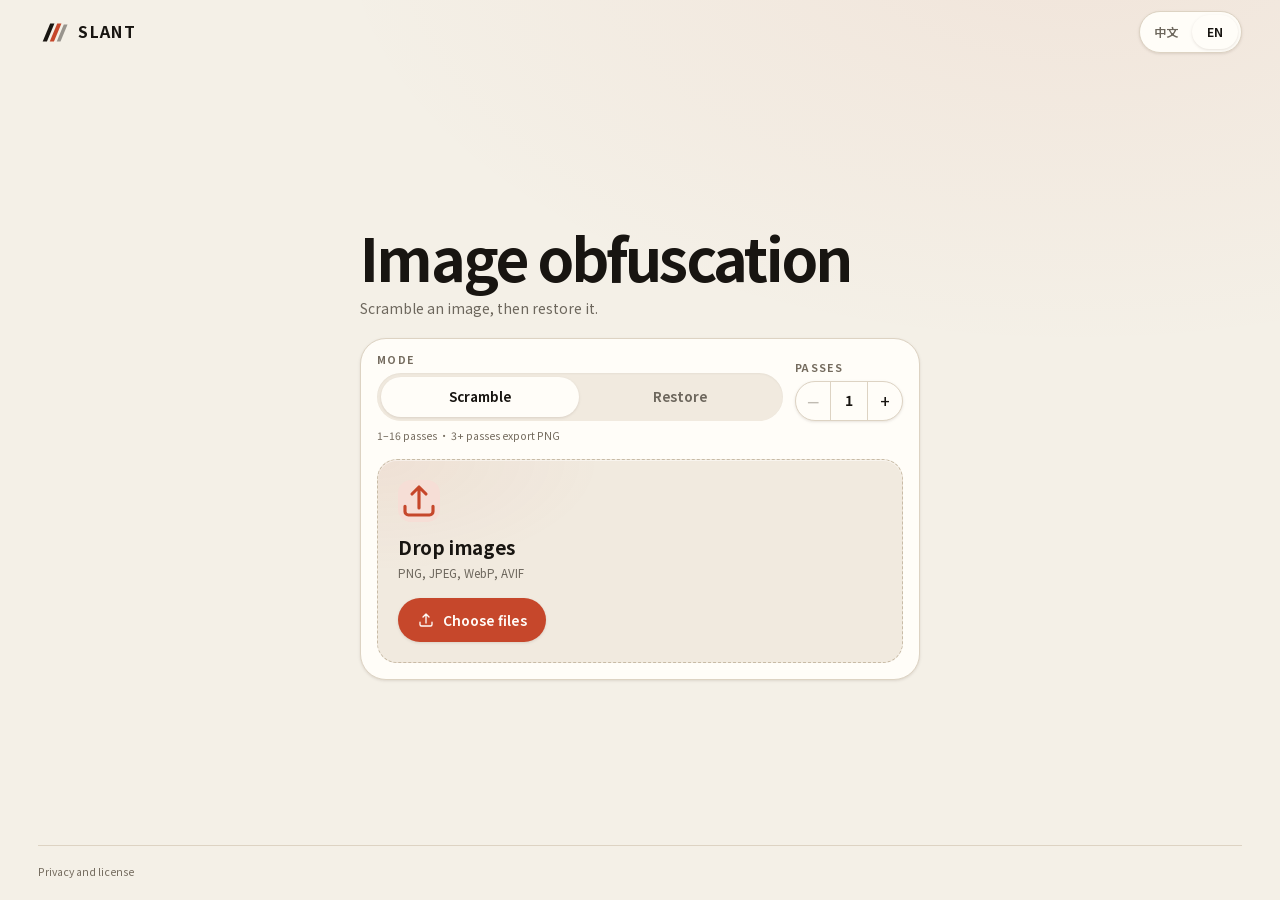
<file: slant/index.html>
<!doctype html>
<html lang="zh-CN">
  <head>
    <meta charset="UTF-8" />
    <meta name="viewport" content="width=device-width, initial-scale=1, viewport-fit=cover" />
    <meta name="color-scheme" content="light dark" />
    <meta name="theme-color" media="(prefers-color-scheme: light)" content="#f5f1e8" />
    <meta name="theme-color" media="(prefers-color-scheme: dark)" content="#12110f" />
    <link rel="icon" href="./favicon.svg" type="image/svg+xml" />
    <title>图片混淆 · SLANT</title>
    <meta name="description" content="把图片打乱，再还原。" />
    <script type="module" crossorigin src="./assets/index-BTNvy8mU.js"></script>
    <link rel="stylesheet" crossorigin href="./assets/style-BT61qwZR.css">
  </head>
  <body>
    <div id="app"></div>
  </body>
</html>
</file>
<file: slant/assets/style-BT61qwZR.css>
@font-face{font-family:Noto Sans SC;src:url(./NotoSansSC-subset-BvZ2WhXD.woff2) format("woff2");font-weight:100 900;font-style:normal;font-display:swap}:root{color-scheme:light dark;--bg: #f4f0e7;--surface: #fffdf8;--surface-2: #f1eadf;--surface-3: #e7decf;--text: #181511;--muted: #6d675d;--faint: #746b5e;--line: #ddd3c3;--line-strong: #c8bba6;--accent: #c6472b;--accent-hover: #ad3921;--on-accent: #fffaf6;--accent-soft: #f6ded6;--teal: #1d6a64;--danger: #a52c21;--danger-soft: #f8ded9;--focus: #1d6a64;--max: 1280px;--gutter: clamp(18px, 3vw, 40px);--radius-lg: 26px;--radius-md: 20px;--control-h: 44px;--control-h-sm: 38px;--icon-size: 18px;--motion-fast: .16s;--motion-base: .22s;--motion-slow: .42s;--ease: cubic-bezier(.2, 0, 0, 1);--shadow-1: 0 1px 2px rgb(48 35 21 / 6%), 0 1px 3px 1px rgb(48 35 21 / 4%);--shadow-2: 0 2px 6px rgb(48 35 21 / 8%), 0 1px 2px rgb(48 35 21 / 5%);--shadow-3: 0 28px 100px rgb(0 0 0 / 24%);--font: "Noto Sans SC", "PingFang SC", "Microsoft YaHei", system-ui, sans-serif}@media(prefers-color-scheme:dark){:root{--bg: #11100e;--surface: #1a1815;--surface-2: #24211c;--surface-3: #2e2a23;--text: #f4eee4;--muted: #afa596;--faint: #918879;--line: #39332b;--line-strong: #51483b;--accent: #ff7a5c;--accent-hover: #ff9279;--on-accent: #1b0d08;--accent-soft: #3a211a;--teal: #82d1c7;--danger: #ffb4a8;--danger-soft: #3a1b18;--focus: #82d1c7;--shadow-1: 0 1px 2px rgb(0 0 0 / 24%), 0 1px 3px 1px rgb(0 0 0 / 18%);--shadow-2: 0 2px 8px rgb(0 0 0 / 30%), 0 1px 2px rgb(0 0 0 / 22%)}}*,*:before,*:after{box-sizing:border-box}html,body{height:100%;margin:0;overflow:hidden}html{min-width:320px;background:var(--bg);-webkit-text-size-adjust:100%;text-size-adjust:100%}body{background:radial-gradient(1100px 620px at 84% -8%,rgb(198 71 43 / 7%),transparent 68%),var(--bg);color:var(--text);font-family:var(--font);font-size:16px;line-height:1.5;font-synthesis:none;text-rendering:optimizeLegibility;-webkit-font-smoothing:antialiased}@media(prefers-color-scheme:dark){body{background:radial-gradient(1100px 620px at 84% -8%,rgb(255 122 92 / 6%),transparent 68%),var(--bg)}}::selection{background:var(--accent);color:var(--on-accent)}button,input{font:inherit}button,a{-webkit-tap-highlight-color:transparent}button,a{color:inherit}img{max-width:100%}h1,h2,p{margin:0}button:focus-visible,a:focus-visible,[tabindex]:focus-visible{outline:2px solid var(--focus);outline-offset:3px}.icon{display:block;width:100%;height:100%}.sr-only{position:absolute!important;width:1px;height:1px;padding:0;margin:-1px;overflow:hidden;clip:rect(0,0,0,0);white-space:nowrap;border:0}@media(prefers-reduced-motion:reduce){*,*:before,*:after{scroll-behavior:auto!important;animation-duration:.01ms!important;animation-iteration-count:1!important;transition-duration:.01ms!important}}@media(prefers-contrast:more)and (prefers-color-scheme:light){:root{--line: #8a7b66;--line-strong: #6f5f4a;--muted: #4f483e;--faint: #5f564a}}@media(prefers-contrast:more)and (prefers-color-scheme:dark){:root{--line: #6f6353;--line-strong: #8a7b66;--muted: #d0c6b7;--faint: #b9ae9e}}.ui-button,.ui-icon-button,.ui-choice,.ui-text-button{-webkit-user-select:none;user-select:none}.ui-button{position:relative;display:inline-flex;min-height:var(--control-h);align-items:center;justify-content:center;gap:8px;padding:0 18px;overflow:hidden;border:1px solid transparent;border-radius:999px;font-size:13.5px;font-weight:650;line-height:1;white-space:nowrap;cursor:pointer;isolation:isolate;transition:background-color var(--motion-base) var(--ease),color var(--motion-base) var(--ease),border-color var(--motion-base) var(--ease),box-shadow var(--motion-base) var(--ease),transform var(--motion-base) var(--ease)}.ui-button:after,.ui-choice:after{content:"";position:absolute;inset:0;border-radius:inherit;background:currentColor;opacity:0;pointer-events:none;transition:opacity var(--motion-fast) var(--ease)}.ui-button:active:after,.ui-choice:active:after{opacity:.12}@media(hover:hover){.ui-button:hover:after,.ui-choice:hover:after{opacity:.08}}.ui-button:active:not(:disabled){transform:translateY(1px) scale(.994)}.ui-button:disabled{opacity:.4;cursor:not-allowed}.ui-button__label{display:block;line-height:1;transform:translateY(-.01em)}.ui-button--sm{min-height:var(--control-h-sm);padding:0 13px;font-size:12.5px}.ui-button--filled{background:var(--accent);color:var(--on-accent);box-shadow:var(--shadow-1)}.ui-button--tonal{border-color:var(--line);background:var(--surface-2);color:var(--text)}.ui-button--ghost{background:transparent;color:var(--muted)}@media(hover:hover){.ui-button--filled:hover:not(:disabled){background:var(--accent-hover);box-shadow:var(--shadow-2)}.ui-button--tonal:hover:not(:disabled){background:var(--surface-3)}.ui-button--ghost:hover:not(:disabled){background:var(--surface-2);color:var(--text)}}.ui-icon{display:grid;width:var(--icon-size);height:var(--icon-size);flex:0 0 var(--icon-size);place-items:center}.ui-icon-button{display:inline-grid;width:var(--control-h);height:var(--control-h);flex:0 0 var(--control-h);place-items:center;padding:0;border:1px solid transparent;border-radius:50%;background:transparent;color:var(--muted);cursor:pointer;transition:background-color var(--motion-base) var(--ease),color var(--motion-base) var(--ease),transform var(--motion-base) var(--ease)}.ui-icon-button>.ui-icon{--icon-size: 18px}.ui-icon-button:active{transform:scale(.94)}@media(hover:hover){.ui-icon-button:hover{background:var(--surface-2);color:var(--text)}}.ui-text-button{display:inline-flex;min-height:28px;align-items:center;padding:0;border:0;background:none;color:var(--faint);font-size:10.5px;line-height:1;text-decoration:none;cursor:pointer;transition:color var(--motion-fast) var(--ease)}@media(hover:hover){.ui-text-button:hover{color:var(--text)}}.ui-choice-group{display:grid;grid-auto-columns:1fr;grid-auto-flow:column;padding:4px;border-radius:999px;background:var(--surface-2);box-shadow:inset 0 1px 2px #3023150d;gap:3px}.ui-choice-group--compact{width:fit-content;padding:3px;border:1px solid var(--line);background:var(--surface);box-shadow:var(--shadow-1)}.ui-choice{position:relative;display:grid;min-height:40px;place-items:center;padding:0 12px;overflow:hidden;border:0;border-radius:999px;background:transparent;color:var(--muted);font-size:13.5px;font-weight:640;line-height:1;white-space:nowrap;cursor:pointer;isolation:isolate;transition:background-color var(--motion-base) var(--ease),color var(--motion-base) var(--ease),box-shadow var(--motion-base) var(--ease)}.ui-choice.is-selected{background:var(--surface);color:var(--text);box-shadow:var(--shadow-1)}.ui-choice-group--compact .ui-choice{min-width:44px;min-height:34px;padding:0 11px;font-size:12px}.ui-choice-group--compact .ui-choice:not(.is-selected){color:var(--muted)}.ui-panel{border:1px solid var(--line);border-radius:var(--radius-lg);background:var(--surface);box-shadow:var(--shadow-1)}.ui-section-label{color:var(--faint);font-size:10.5px;font-weight:680;letter-spacing:.12em;line-height:1;text-transform:uppercase}.ui-caption{color:var(--faint);font-size:10.5px;font-variant-numeric:tabular-nums;line-height:1.4}.ui-field{display:flex;min-width:0;flex-direction:column;gap:8px}.ui-field--rounds{flex:0 0 auto}.ui-settings{display:grid;grid-template-columns:minmax(0,1fr) auto;align-items:end;column-gap:12px;row-gap:8px}.ui-settings__note{grid-column:1 / -1;margin:0;color:var(--faint);font-size:10.5px;line-height:1.35;text-wrap:pretty}.ui-stepper{display:grid;width:108px;grid-template-columns:34px 38px 34px;align-items:center;overflow:hidden;border:1px solid var(--line);border-radius:999px;background:var(--surface);box-shadow:var(--shadow-1)}.ui-stepper__button{display:grid;width:34px;height:38px;place-items:center;border:0;background:transparent;color:var(--text);font-size:17px;line-height:1;cursor:pointer;transition:background-color var(--motion-fast) var(--ease),color var(--motion-fast) var(--ease)}.ui-stepper__button:disabled{color:var(--faint);cursor:not-allowed;opacity:.45}@media(hover:hover){.ui-stepper__button:hover:not(:disabled){background:var(--surface-2)}}.ui-stepper__value{display:grid;height:38px;place-items:center;border-inline:1px solid var(--line);font-size:14px;font-variant-numeric:tabular-nums;font-weight:680;line-height:1}@media(max-width:380px){.ui-settings{grid-template-columns:1fr;align-items:stretch;row-gap:10px}.ui-field--rounds{width:100%}}.ui-dropzone{display:flex;min-height:0;flex-direction:column;align-items:flex-start;padding:20px;border:1px dashed var(--line-strong);border-radius:var(--radius-md);background:radial-gradient(320px 160px at 0% 0%,rgb(198 71 43 / 6%),transparent 70%),var(--surface-2);box-shadow:inset 0 1px #ffffff73;transition:border-color var(--motion-base) var(--ease),transform var(--motion-base) var(--ease),background-color var(--motion-base) var(--ease)}@media(hover:hover){.ui-dropzone:hover{border-color:var(--accent)}}.ui-dropzone.is-dragging{border-color:var(--accent);transform:scale(1.006)}.ui-dropzone__icon{display:grid;width:42px;height:42px;margin-bottom:14px;place-items:center;border-radius:13px;background:var(--accent-soft);color:var(--accent)}.ui-dropzone h2{font-size:19px;font-weight:680;letter-spacing:-.02em;line-height:1.25}.ui-dropzone p{margin-top:5px;color:var(--muted);font-size:11.5px;line-height:1.5}.ui-dropzone__button{margin-top:16px}.ui-results{display:flex;min-width:0;min-height:0;flex-direction:column;padding:14px;overflow:hidden;border:1px solid var(--line);border-radius:var(--radius-lg);background:color-mix(in srgb,var(--surface) 62%,transparent);box-shadow:var(--shadow-1)}.site[data-view=empty] .ui-results{display:none}#results{display:flex;min-height:0;flex:1;flex-direction:column}.ui-results__head{display:flex;flex:0 0 auto;align-items:center;justify-content:space-between;gap:12px;padding:2px 2px 12px}.ui-results__title{display:flex;min-width:0;flex-direction:column;gap:2px}.ui-results__title h2{font-size:19px;font-weight:680;letter-spacing:-.025em;line-height:1.2}.ui-results__actions{display:flex;flex-wrap:wrap;justify-content:flex-end;gap:5px}.ui-action-add{display:none}.ui-results__grid{display:grid;min-height:0;flex:1;grid-template-columns:repeat(auto-fit,minmax(190px,1fr));grid-auto-rows:max-content;align-content:start;gap:12px;padding:0 3px 2px 0;overflow-y:auto;overscroll-behavior:contain;scrollbar-width:thin;scrollbar-color:color-mix(in srgb,var(--text) 32%,transparent) transparent}.ui-results__grid::-webkit-scrollbar,.ui-modal::-webkit-scrollbar,.ui-preview::-webkit-scrollbar{width:6px;height:6px}.ui-results__grid::-webkit-scrollbar-track,.ui-modal::-webkit-scrollbar-track,.ui-preview::-webkit-scrollbar-track{background:transparent}.ui-results__grid::-webkit-scrollbar-thumb,.ui-modal::-webkit-scrollbar-thumb,.ui-preview::-webkit-scrollbar-thumb{border:1px solid transparent;border-radius:999px;background:color-mix(in srgb,var(--text) 32%,transparent);background-clip:padding-box}.ui-results__grid::-webkit-scrollbar-thumb:hover,.ui-modal::-webkit-scrollbar-thumb:hover,.ui-preview::-webkit-scrollbar-thumb:hover{background:color-mix(in srgb,var(--text) 38%,transparent);background-clip:padding-box}.ui-results__grid--single{grid-template-columns:minmax(0,460px);align-content:start}@media(min-width:761px){.ui-results__grid--single .ui-result{display:flex;flex-direction:column;max-height:calc(100dvh - 320px)}.ui-results__grid--single .ui-media{min-height:120px;flex:1 1 auto;aspect-ratio:auto}}@media(min-width:761px)and (max-height:700px){.ui-results__grid--single .ui-result{display:grid;max-height:none;grid-template-columns:180px minmax(0,1fr);align-items:stretch}.ui-results__grid--single .ui-media{height:100%;min-height:118px;border-right:1px solid var(--line);border-bottom:0}.ui-results__grid--single .ui-media img{position:absolute;inset:0}.ui-results__grid--single .ui-result__body{justify-content:center}}.ui-result{overflow:hidden;border:1px solid var(--line);border-radius:var(--radius-md);background:var(--surface);box-shadow:var(--shadow-1);container-type:inline-size;transition:border-color var(--motion-base) var(--ease),box-shadow var(--motion-base) var(--ease),transform var(--motion-base) var(--ease)}.ui-result[data-status=error]{border-color:color-mix(in srgb,var(--danger) 30%,var(--line))}@media(hover:hover){.ui-result:hover{border-color:var(--line-strong);box-shadow:var(--shadow-2);transform:translateY(-1px)}}.ui-media{position:relative;display:block;width:100%;aspect-ratio:4 / 3;padding:0;overflow:hidden;border:0;border-bottom:1px solid var(--line);background-color:var(--surface-2);background-image:linear-gradient(45deg,var(--surface-3) 25%,transparent 25%),linear-gradient(-45deg,var(--surface-3) 25%,transparent 25%),linear-gradient(45deg,transparent 75%,var(--surface-3) 75%),linear-gradient(-45deg,transparent 75%,var(--surface-3) 75%);background-position:0 0,0 8px,8px -8px,-8px 0;background-size:16px 16px;cursor:zoom-in}.ui-media:disabled{cursor:default}.ui-media img{display:block;width:100%;height:100%;object-fit:cover;transition:transform var(--motion-slow) var(--ease);animation:ui-image-in var(--motion-slow) var(--ease)}@media(hover:hover){.ui-result:hover .ui-media img{transform:scale(1.018)}}.ui-media__placeholder{display:grid;height:100%;place-items:center;color:var(--faint)}.ui-status{position:absolute;top:9px;left:9px;display:inline-flex;min-height:23px;align-items:center;gap:6px;padding:0 8px;border:1px solid color-mix(in srgb,var(--line) 65%,transparent);border-radius:999px;background:color-mix(in srgb,var(--surface) 92%,transparent);color:var(--muted);font-size:10px;font-weight:650;line-height:1;backdrop-filter:blur(8px)}.ui-status--ready{color:var(--teal)}.ui-status--error{color:var(--danger)}.ui-status--processing{color:var(--accent)}.ui-spinner{width:9px;height:9px;border:1.5px solid currentColor;border-right-color:transparent;border-radius:50%;animation:ui-spin .7s linear infinite}.ui-progress{position:absolute;inset:auto 0 0;height:2px;overflow:hidden;background:color-mix(in srgb,var(--accent) 18%,transparent)}.ui-progress:after{content:"";position:absolute;inset:0;width:35%;background:var(--accent);animation:ui-progress 1.15s ease-in-out infinite}.ui-result__body{display:flex;flex-direction:column;gap:9px;padding:11px}.ui-result__text{display:flex;min-width:0;flex-direction:column;gap:2px}.ui-result__name{overflow:hidden;font-size:12.5px;font-weight:620;line-height:1.35;text-overflow:ellipsis;white-space:nowrap}.ui-result__error{margin-top:2px;color:var(--danger);font-size:11px;line-height:1.4}.ui-result__actions{display:flex;flex-wrap:wrap;align-items:center;gap:4px}.ui-result__actions .ui-button--sm{min-height:34px;padding:0 10px;font-size:11.5px}.ui-result__actions .ui-icon-button{width:34px;height:34px;flex-basis:34px}@container (max-width: 320px){.ui-result__actions .ui-compare{width:34px;min-width:34px;padding:0}.ui-result__actions .ui-compare .ui-button__label{display:none}}@container (max-width: 210px){.ui-result__actions .ui-button{width:34px;min-width:34px;padding:0}.ui-result__actions .ui-button__label{display:none}}.ui-banner{display:flex;animation:ui-banner-in var(--motion-base) var(--ease);flex:0 0 auto;align-items:center;justify-content:space-between;gap:12px;margin:0 0 10px;padding:8px 8px 8px 13px;border:1px solid color-mix(in srgb,var(--danger) 32%,var(--line));border-radius:14px;background:var(--danger-soft);color:var(--danger);font-size:12px;line-height:1.4}.ui-banner .ui-icon-button{width:32px;height:32px;flex-basis:32px;color:currentColor}.ui-banner .ui-icon-button:hover{background:color-mix(in srgb,currentColor 10%,transparent)}.ui-modal{width:min(92vw,560px);max-height:min(84dvh,700px);padding:0;overflow:auto;scrollbar-width:thin;scrollbar-color:color-mix(in srgb,var(--text) 32%,transparent) transparent;border:1px solid var(--line);border-radius:24px;background:var(--surface);color:var(--text);box-shadow:var(--shadow-3)}.ui-modal::backdrop{background:#0e0c097a;backdrop-filter:blur(3px)}.ui-modal[open]{animation:ui-dialog-in .18s var(--ease) both}.ui-modal--preview{width:min(94vw,1100px);height:min(92dvh,920px);max-height:92dvh;overflow:hidden}.ui-modal--preview .ui-dialog{display:flex;height:100%;flex-direction:column;gap:12px}.ui-modal--preview .ui-dialog__head{flex:0 0 auto;margin-bottom:0}.ui-modal--preview .ui-dialog__actions{flex:0 0 auto;margin-top:0}.ui-dialog{padding:clamp(18px,3vw,28px)}.ui-dialog__head{display:flex;align-items:flex-start;justify-content:space-between;gap:16px;margin-bottom:18px}.ui-dialog__head h2{overflow-wrap:anywhere;font-size:clamp(19px,3vw,24px);font-weight:700;letter-spacing:-.03em;line-height:1.2}.ui-dialog__head .ui-caption{margin-top:3px}.ui-dialog__body{display:grid;gap:16px}.ui-dialog__section h3{margin-bottom:4px;font-size:13px;font-weight:680}.ui-dialog__section p{color:var(--muted);font-size:12.5px;line-height:1.65}.ui-dialog__links{display:flex;flex-wrap:wrap;gap:16px;padding-top:2px;border-top:1px solid var(--line)}.ui-dialog__links a{color:var(--accent);font-size:12px;text-underline-offset:3px}.ui-preview{display:flex;min-height:0;flex:1;overflow:hidden;align-items:center;justify-content:center;border:1px solid #2b261f;border-radius:16px;background:#0a0908;box-shadow:inset 0 0 0 1px #ffffff08}.ui-preview img{display:block;width:auto;height:auto;max-width:100%;max-height:100%;object-fit:contain;image-rendering:auto;animation:ui-preview-in var(--motion-slow) var(--ease)}.ui-dialog__actions{display:flex;align-items:center;justify-content:space-between;gap:8px;margin-top:14px;flex-wrap:wrap}.ui-dialog__buttons{display:flex;align-items:center;gap:8px;margin-left:auto}.ui-source-switch{flex:0 0 auto}@keyframes ui-spin{to{transform:rotate(360deg)}}@keyframes ui-progress{0%{transform:translate(-120%)}to{transform:translate(390%)}}@keyframes ui-preview-in{0%{opacity:0}to{opacity:1}}@keyframes ui-image-in{0%{opacity:0;transform:scale(1.012)}to{opacity:1;transform:scale(1)}}@keyframes ui-pane-in{0%{opacity:0;transform:translateY(7px)}to{opacity:1;transform:translateY(0)}}@keyframes ui-banner-in{0%{opacity:0;transform:translateY(-4px)}to{opacity:1;transform:translateY(0)}}@keyframes ui-dialog-in{0%{opacity:0;transform:translateY(6px) scale(.988)}to{opacity:1;transform:translateY(0) scale(1)}}@media(min-resolution:2dppx){.ui-panel,.ui-results,.ui-result,.ui-modal,.ui-preview,.ui-media,.ui-dropzone{border-width:.5px}}.site{display:flex;height:100vh;height:100dvh;flex-direction:column;overflow:hidden}.ui-topbar{display:flex;width:min(100% - var(--gutter) * 2,var(--max));height:64px;flex:0 0 64px;margin-inline:auto;align-items:center;justify-content:space-between;gap:18px}.ui-brand{display:inline-flex;align-items:center;gap:10px;color:var(--text);font-size:16px;font-weight:720;letter-spacing:.08em;user-select:none;cursor:default}.ui-brand .logo{display:block;width:30px;height:30px}.ui-main{display:flex;width:min(100% - var(--gutter) * 2,var(--max));min-height:0;flex:1;margin-inline:auto;flex-direction:column}.ui-stage{display:grid;min-height:0;flex:1;grid-template-columns:minmax(300px,340px) minmax(0,1fr);align-items:stretch;gap:clamp(18px,2.4vw,32px);padding:clamp(18px,3vh,34px) 0}.site[data-view=empty] .ui-stage{grid-template-columns:minmax(0,560px);place-content:center}.site[data-view=empty] .ui-tool__intro{display:block}.site[data-view=workspace] .ui-results{animation:ui-pane-in var(--motion-slow) var(--ease)}.ui-tool{display:flex;min-height:0;flex-direction:column;gap:18px}.ui-tool__intro{display:none}.ui-tool__intro h1{font-size:clamp(2.3rem,5.4vw,3.7rem);font-weight:680;letter-spacing:-.045em;line-height:1;text-wrap:balance}.ui-tool__intro p{max-width:30ch;margin-top:10px;color:var(--muted);font-size:14px;line-height:1.55}.ui-tool__panel{display:flex;min-height:0;flex-direction:column;gap:16px;padding:16px}.ui-footer{display:flex;width:min(100% - var(--gutter) * 2,var(--max));flex:0 0 auto;margin-inline:auto;align-items:center;justify-content:flex-start;gap:16px;padding:12px 0 max(14px,env(safe-area-inset-bottom));border-top:1px solid var(--line);color:var(--faint)}.ui-footer__links{display:flex;align-items:center;gap:14px}@media(max-width:900px){.ui-stage{grid-template-columns:minmax(280px,310px) minmax(0,1fr);gap:18px}.site[data-view=empty] .ui-stage{grid-template-columns:minmax(0,540px)}}@media(max-width:760px){.ui-topbar{height:58px;flex-basis:58px}.ui-stage{grid-template-columns:minmax(0,1fr);align-content:center;padding:14px 0}.site[data-view=workspace] .ui-stage{grid-template-rows:auto minmax(0,1fr);align-content:stretch}.site[data-view=workspace] .ui-tool__intro{display:none}.site[data-view=workspace] .ui-tool{flex:0 0 auto}.site[data-view=workspace] .ui-tool__panel{padding:10px;gap:8px}.site[data-view=workspace] .ui-dropzone{display:none}.site[data-view=workspace] .ui-action-add{display:inline-flex}.site[data-view=workspace] .ui-results{flex:1}.site[data-view=empty] .ui-stage{align-content:center}.ui-results{padding:10px}.ui-results__head{align-items:flex-start;flex-direction:column;gap:8px;padding:2px 2px 10px}.ui-results__actions{width:100%;justify-content:flex-start}.ui-results__actions .ui-button{flex:1 1 auto}.ui-results__grid,.ui-results__grid--single{grid-template-columns:minmax(0,1fr);gap:9px}.ui-result{display:grid;grid-template-columns:104px minmax(0,1fr);align-items:stretch}.ui-media{height:100%;aspect-ratio:auto;border-right:1px solid var(--line);border-bottom:0}.ui-media img{position:absolute;inset:0}.ui-status{top:7px;left:7px;min-height:20px;padding:0 7px;font-size:9.5px}.ui-result__body{justify-content:center;padding:9px 9px 9px 11px;gap:7px}.ui-result__actions{display:grid;grid-template-columns:minmax(0,1fr) 38px 38px;gap:3px}.ui-result__actions .ui-button--sm{min-height:38px;padding:0 8px}.ui-result__actions .ui-compare{width:38px;min-width:38px;padding:0}.ui-result__actions .ui-compare .ui-button__label{display:none}.ui-result__actions .ui-icon-button{width:38px;height:38px;flex-basis:38px}}@media(max-width:620px){:root{--gutter: 16px}.ui-brand{font-size:15px}.ui-brand .logo{width:28px;height:28px}.ui-choice-group--compact .ui-choice{min-width:38px;min-height:32px;padding:0 9px;font-size:11.5px}.ui-stage{padding:10px 0}.ui-tool__intro h1{font-size:clamp(2.05rem,9.6vw,2.9rem);letter-spacing:-.035em}.ui-tool__intro p{margin-top:7px;font-size:13px}.ui-tool__panel{padding:12px;gap:10px}.ui-dropzone{padding:17px}.ui-dropzone h2{font-size:17px}.ui-dropzone__button{margin-top:13px}.ui-results__title h2{font-size:18px}.ui-footer{padding:9px 0 max(10px,env(safe-area-inset-bottom))}.ui-modal{border-radius:20px}.ui-dialog{padding:17px}.ui-dialog__actions{flex-direction:column;align-items:stretch}.ui-dialog__buttons{display:grid;grid-template-columns:1fr 1fr;margin-left:0}.ui-dialog__actions .ui-button{width:100%}.ui-source-switch{align-self:flex-start}}@media(max-width:380px){.ui-results__actions .ui-button--sm{min-width:38px;padding:0 8px}.ui-result__actions{grid-template-columns:minmax(0,1fr) 36px 36px}.ui-result__actions .ui-button{min-width:36px;padding:0}.ui-result__actions .ui-button__label{display:none}.ui-result__actions .ui-compare{width:36px;min-width:36px}.ui-result__actions .ui-icon-button{width:36px;height:36px;flex-basis:36px}}@media(max-height:700px){.ui-topbar{height:56px;flex-basis:56px}.ui-stage{padding:10px 0}.ui-tool__intro h1{font-size:clamp(2rem,4.8vw,2.8rem)}.ui-tool__panel{padding:12px;gap:10px}.ui-dropzone{padding:16px}.ui-dropzone__icon{margin-bottom:10px}.ui-dropzone__button{margin-top:12px}.ui-footer{padding:8px 0 max(10px,env(safe-area-inset-bottom))}}@media(max-height:560px){.ui-topbar{height:44px;flex-basis:44px}.ui-brand{font-size:14px}.ui-brand .logo{width:24px;height:24px}.ui-choice-group--compact .ui-choice{min-height:28px}.ui-stage{padding:5px 0}.ui-tool__intro h1{font-size:clamp(1.55rem,4vw,2rem)}.ui-tool__intro p{display:none}.ui-tool__panel{padding:8px;gap:6px}.ui-field{gap:4px}.ui-section-label{font-size:9px}.ui-choice-group{padding:3px}.ui-choice{min-height:32px;font-size:12px}.ui-dropzone{padding:10px}.ui-dropzone__icon{display:none}.ui-dropzone h2{font-size:15px}.ui-dropzone p{font-size:10px}.ui-dropzone__button{min-height:34px;margin-top:8px;padding:0 12px;font-size:12px}.ui-footer{padding:4px 0 max(5px,env(safe-area-inset-bottom))}.ui-text-button,.ui-footer .ui-caption{font-size:9.5px}.ui-results__grid,.ui-results__grid--single{grid-template-columns:minmax(0,1fr)}.ui-result{display:grid;grid-template-columns:108px minmax(0,1fr);align-items:stretch}.ui-media{height:100%;aspect-ratio:auto;border-right:1px solid var(--line);border-bottom:0}.ui-media img{position:absolute;inset:0}.ui-result__body{justify-content:center}}@media(min-width:1200px){.ui-results__grid{grid-template-columns:repeat(auto-fit,minmax(220px,1fr))}}@media(min-width:1600px){:root{--max: 1380px}.ui-stage{grid-template-columns:minmax(320px,360px) minmax(0,1fr)}}
</file>
